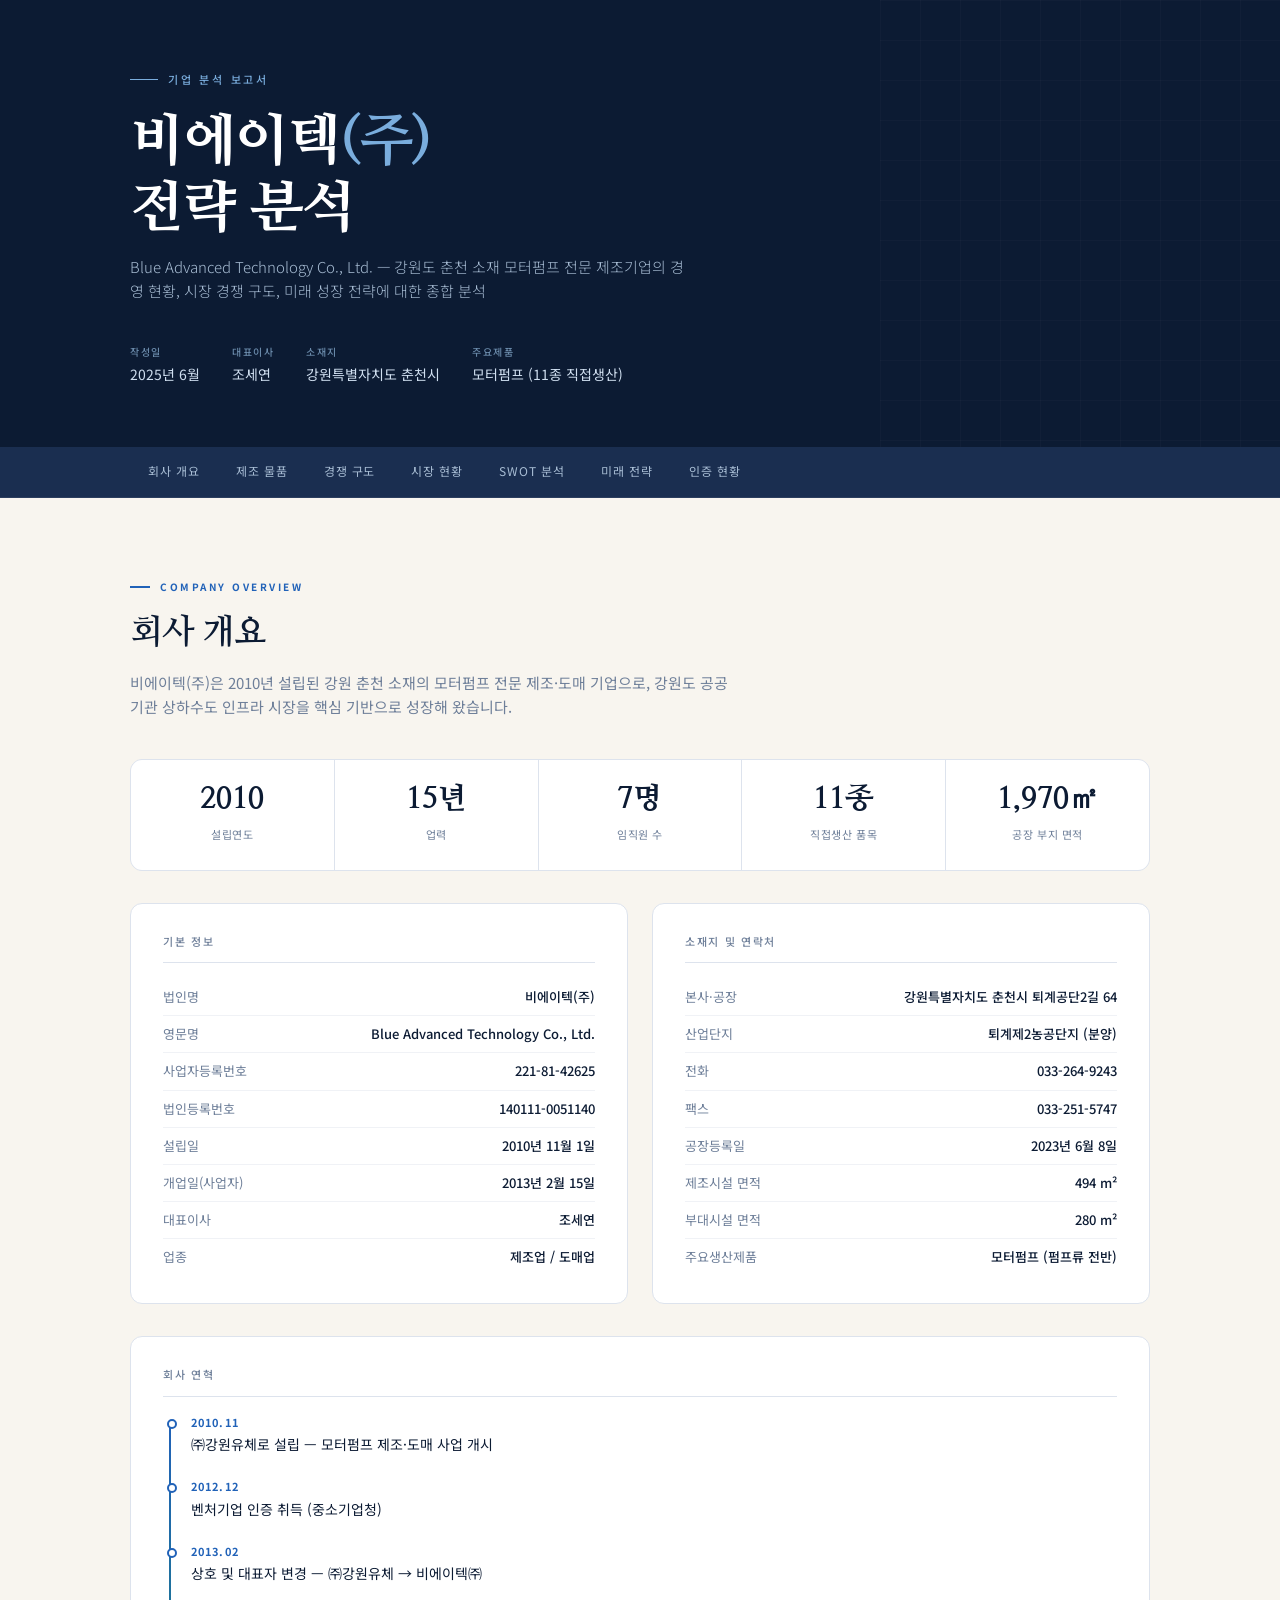
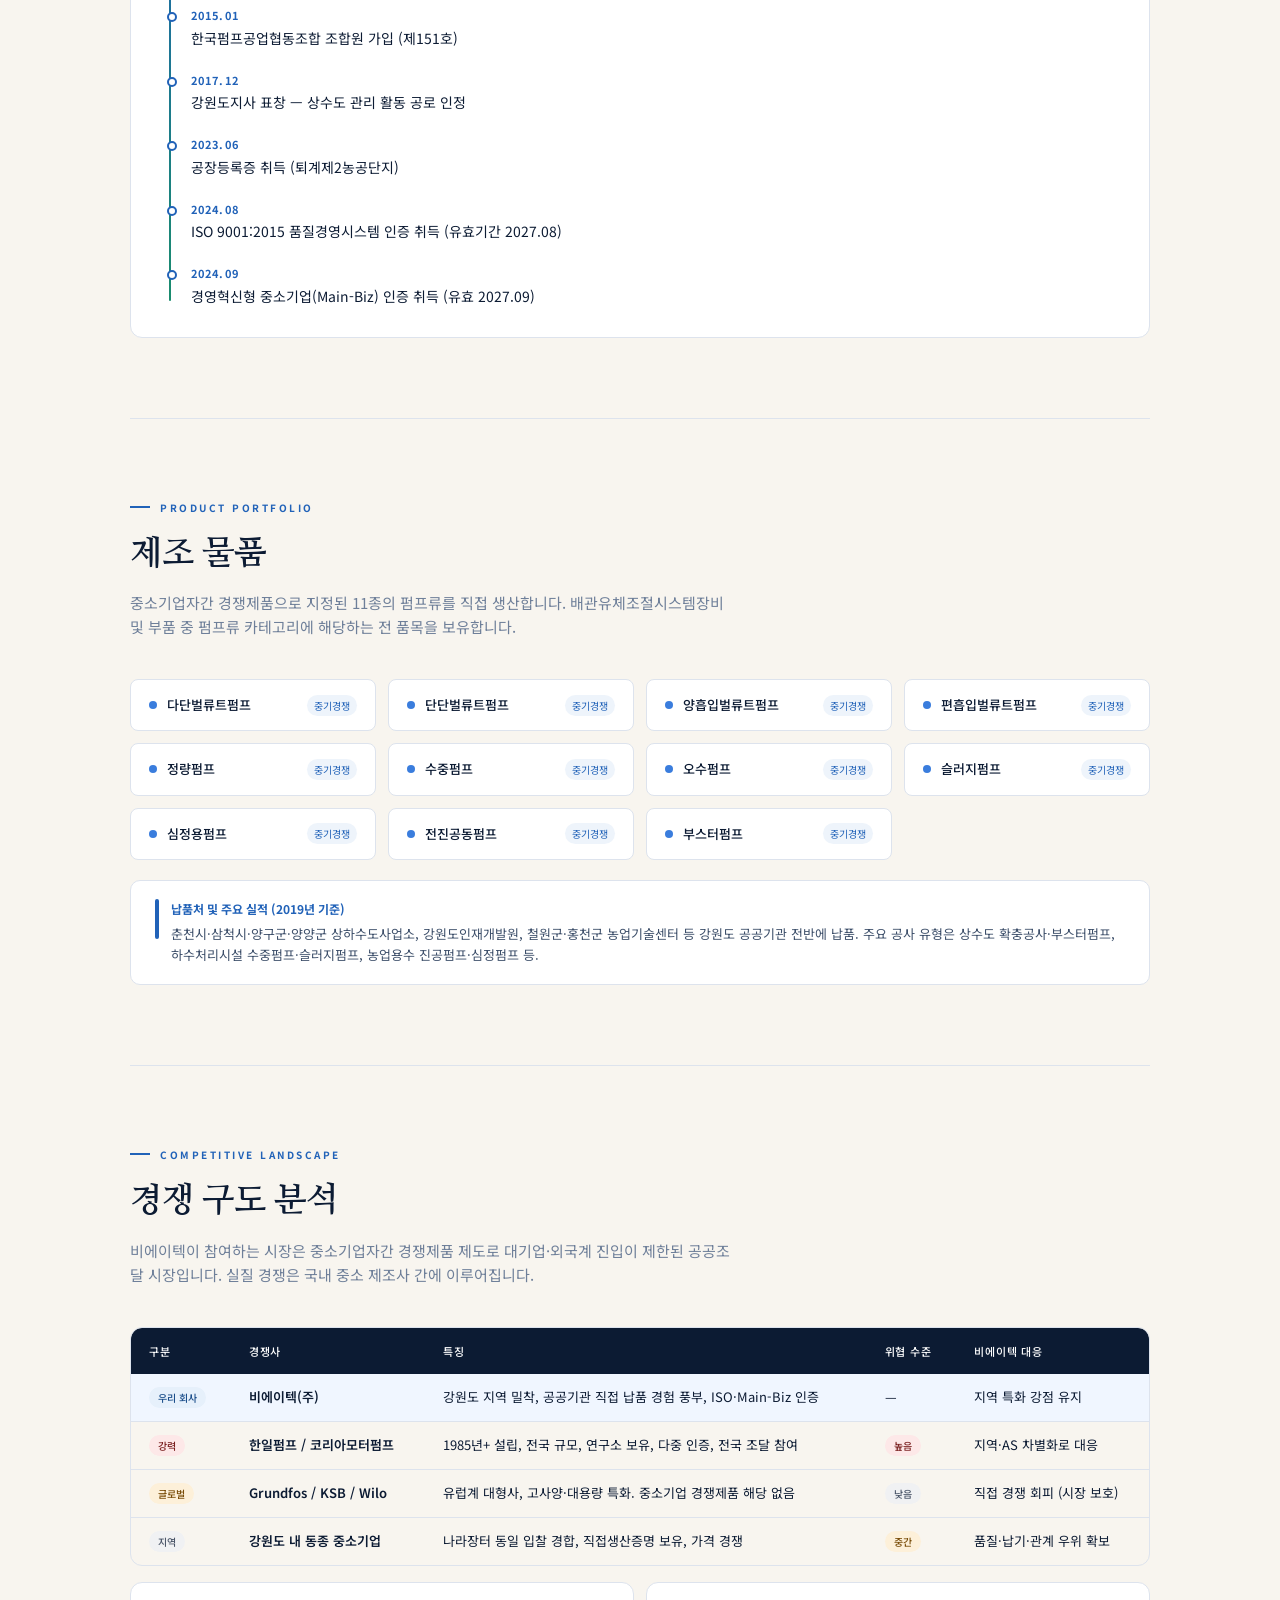
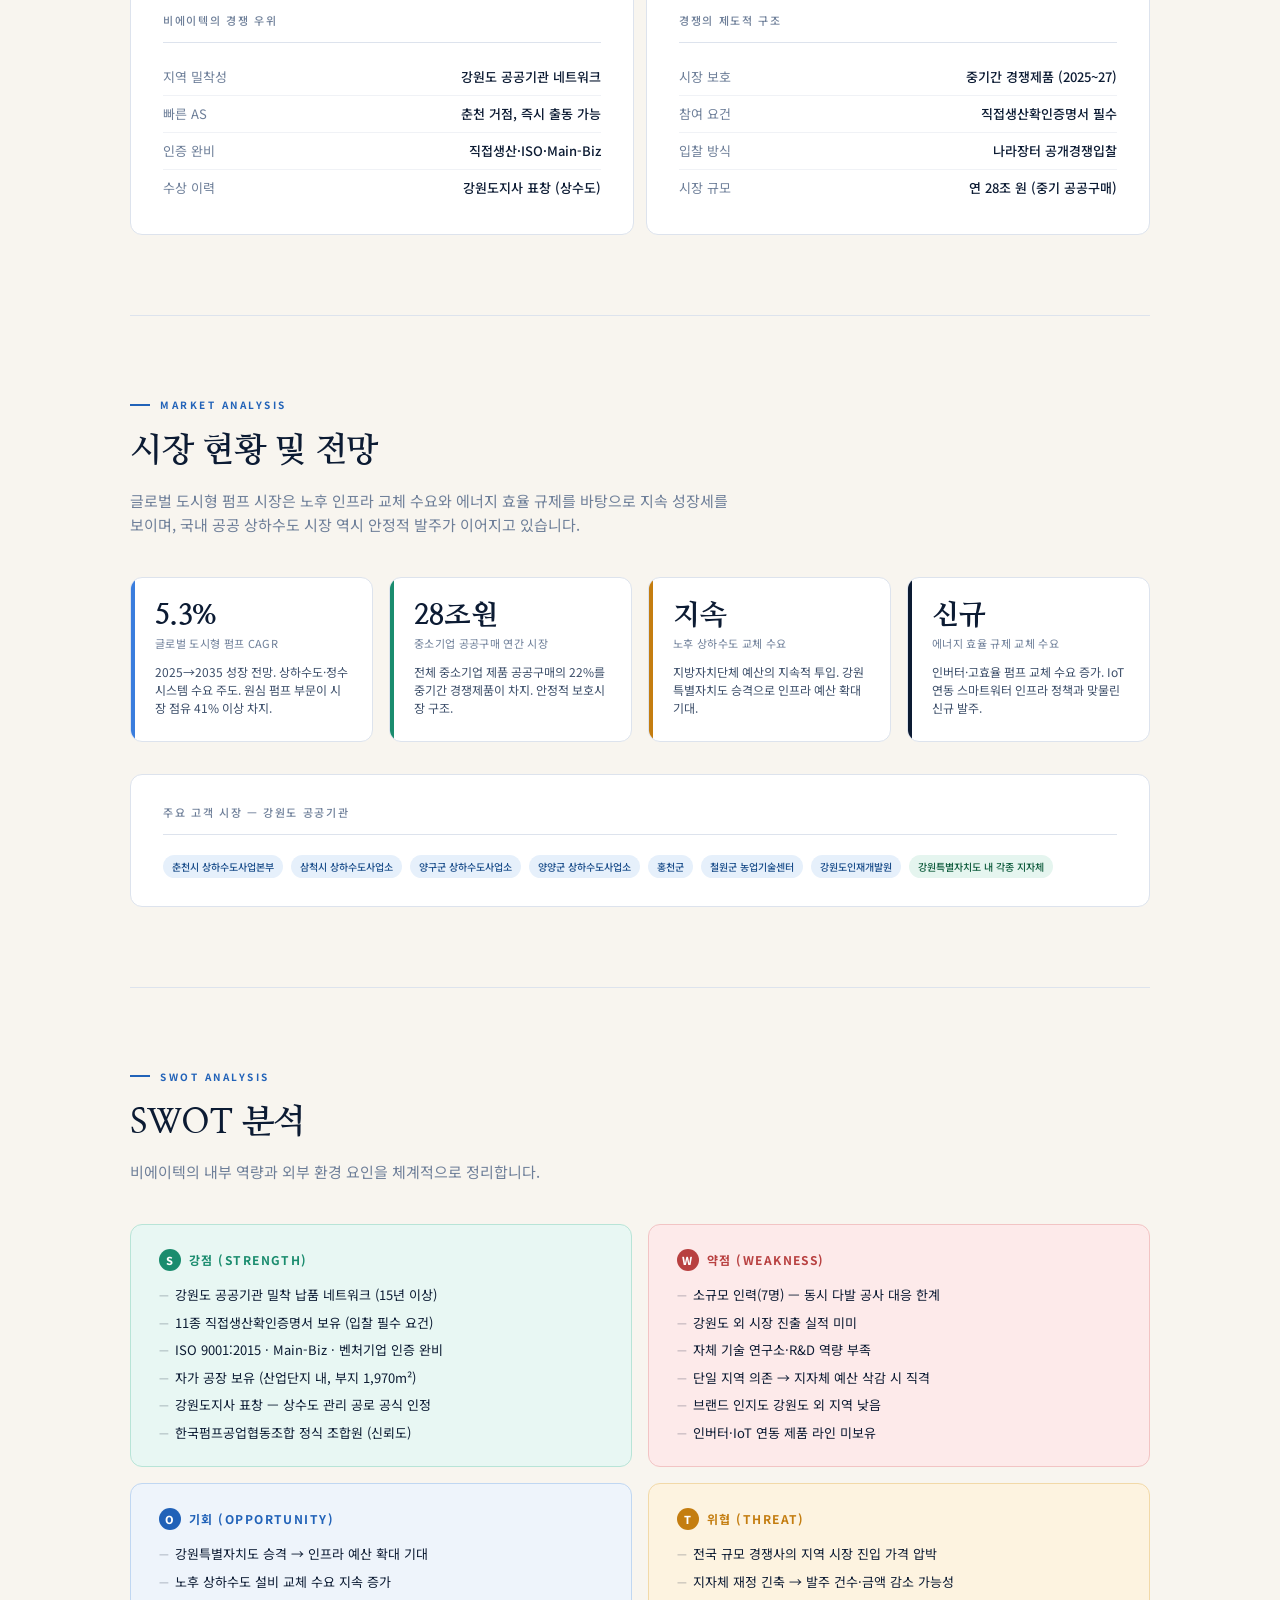
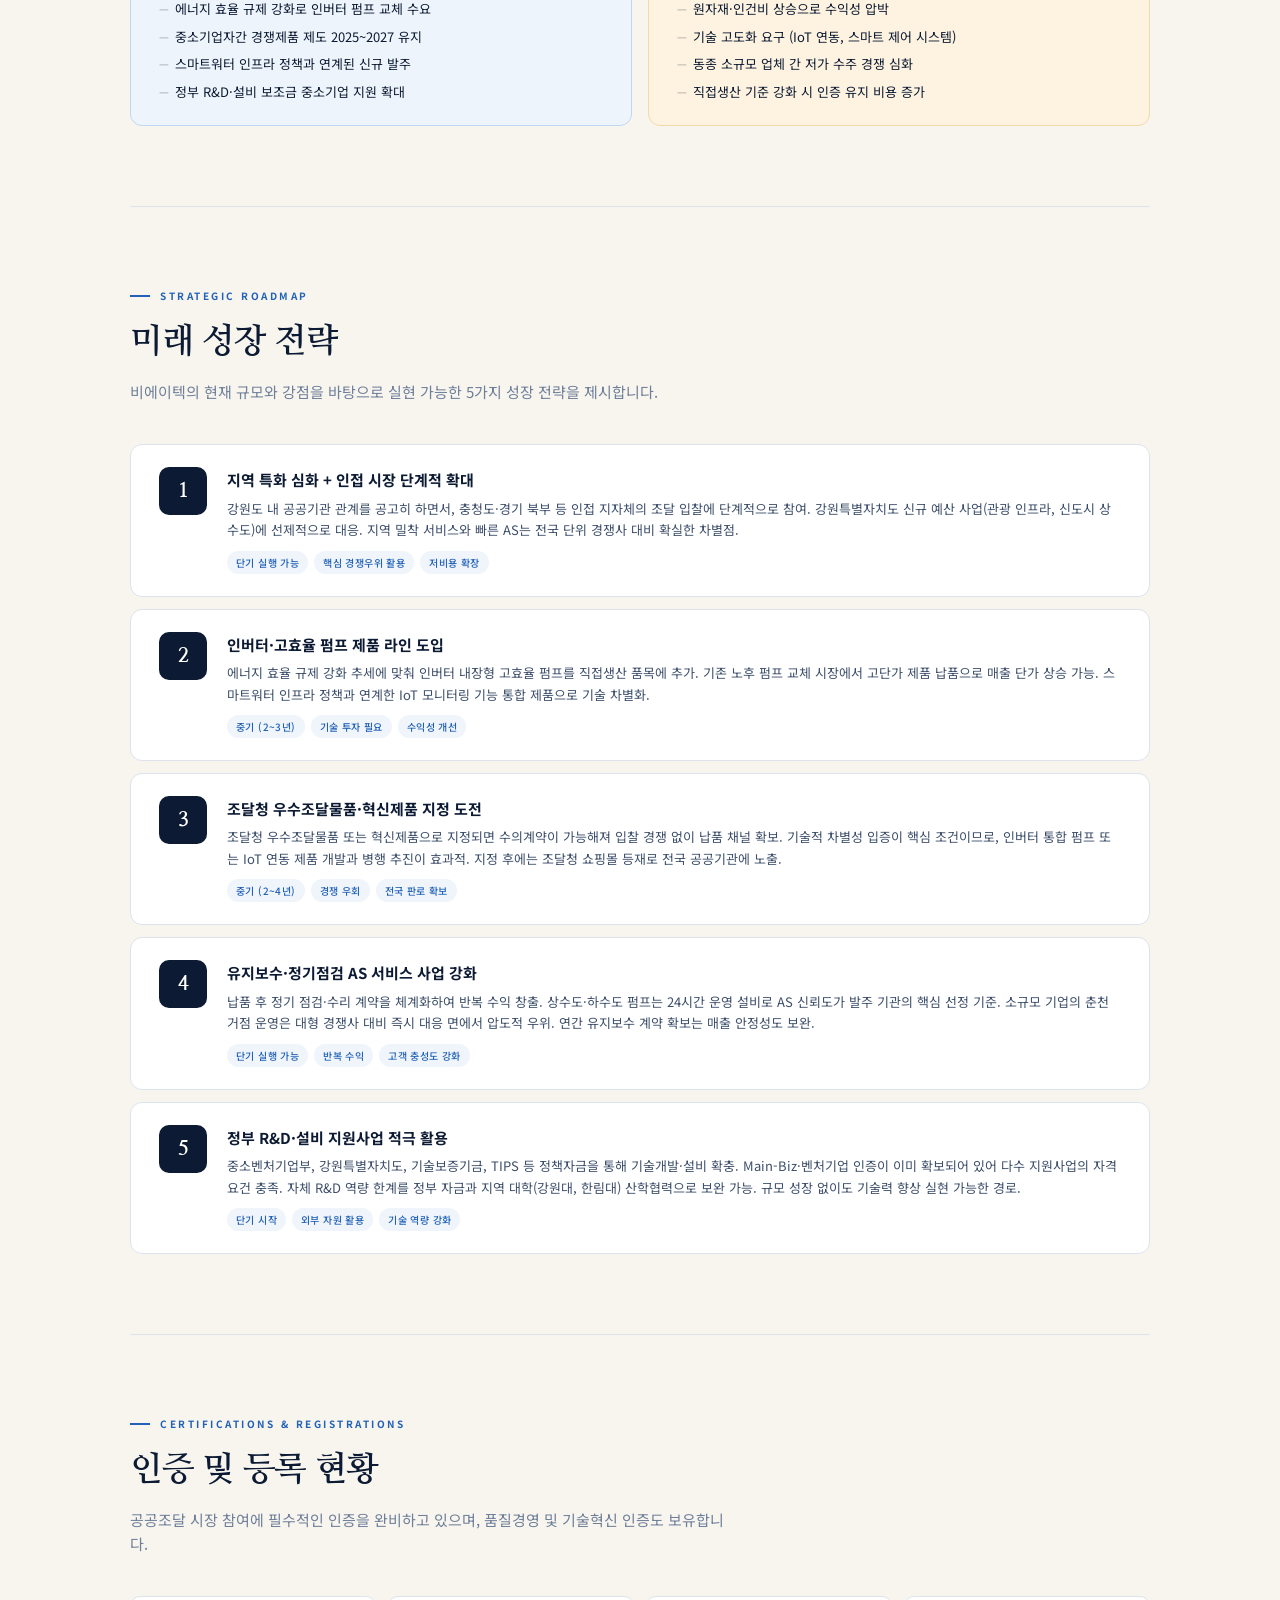
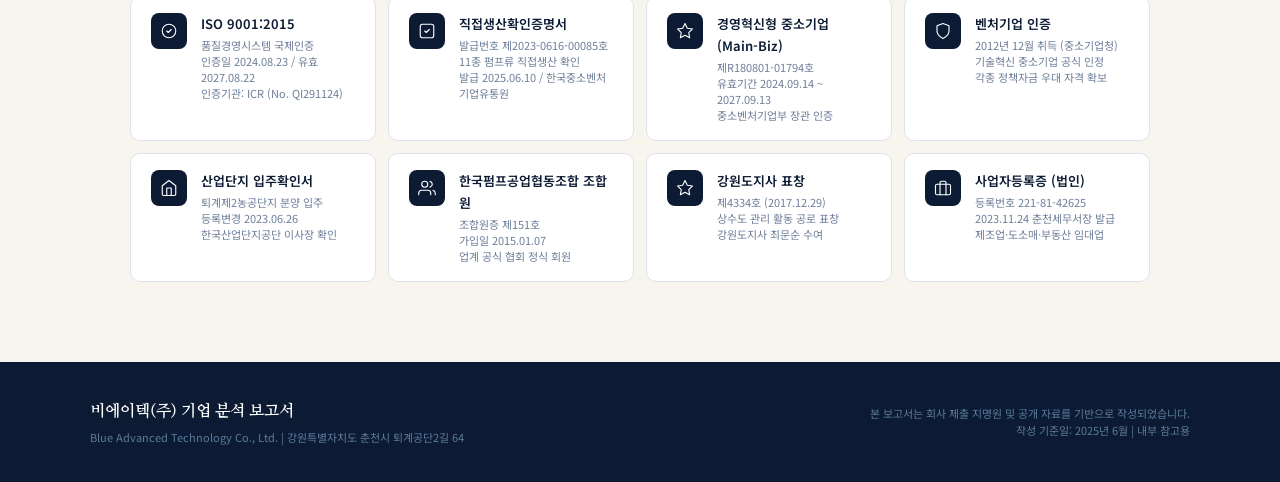
<file: batech_report.html>
﻿<!DOCTYPE html>
<html lang="ko">
<head>
<meta charset="UTF-8">
<meta name="viewport" content="width=device-width, initial-scale=1.0">
<title>비에이텍(주) 기업 분석 보고서</title>
<link rel="preconnect" href="https://fonts.googleapis.com">
<link rel="preconnect" href="https://fonts.gstatic.com" crossorigin>
<link href="https://fonts.googleapis.com/css2?family=Nanum+Myeongjo:wght@400;700;800&family=Noto+Sans+KR:wght@300;400;500;700&display=swap" rel="stylesheet">
<style>
  *, *::before, *::after { box-sizing: border-box; margin: 0; padding: 0; }

  :root {
    --navy: #0c1b33;
    --navy-mid: #1a2e50;
    --navy-light: #253d66;
    --blue: #2162b8;
    --blue-bright: #3a7ddd;
    --teal: #1a8c6e;
    --teal-light: #e8f7f3;
    --amber: #c47d10;
    --amber-light: #fdf3e0;
    --red-soft: #b84040;
    --red-light: #fdeaea;
    --cream: #f8f5ef;
    --white: #ffffff;
    --text-dark: #0c1b33;
    --text-mid: #3d4f6a;
    --text-muted: #6e7f99;
    --border: #dde3ed;
    --section-gap: 80px;
  }

  html { scroll-behavior: smooth; }

  body {
    font-family: 'Noto Sans KR', sans-serif;
    background: var(--cream);
    color: var(--text-dark);
    font-size: 15px;
    line-height: 1.7;
    overflow-x: hidden;
  }

  /* ── HEADER ── */
  header {
    background: var(--navy);
    color: white;
    padding: 0;
    position: relative;
    overflow: hidden;
  }

  .header-inner {
    max-width: 1100px;
    margin: 0 auto;
    padding: 70px 40px 60px;
    position: relative;
    z-index: 2;
  }

  .header-label {
    font-size: 11px;
    letter-spacing: 0.25em;
    text-transform: uppercase;
    color: #7aaddd;
    font-weight: 500;
    margin-bottom: 20px;
    display: flex;
    align-items: center;
    gap: 10px;
  }
  .header-label::before {
    content: '';
    display: inline-block;
    width: 28px;
    height: 1px;
    background: #7aaddd;
  }

  .header-title {
    font-family: 'Nanum Myeongjo', serif;
    font-size: clamp(32px, 5vw, 56px);
    font-weight: 800;
    line-height: 1.2;
    margin-bottom: 12px;
    letter-spacing: -0.5px;
  }
  .header-title span { color: #7aaddd; }

  .header-sub {
    font-size: 15px;
    color: #a8bdd4;
    font-weight: 300;
    margin-bottom: 40px;
    max-width: 560px;
    line-height: 1.6;
  }

  .header-meta {
    display: flex;
    gap: 32px;
    flex-wrap: wrap;
  }
  .meta-item {
    display: flex;
    flex-direction: column;
    gap: 3px;
  }
  .meta-label {
    font-size: 10px;
    letter-spacing: 0.15em;
    text-transform: uppercase;
    color: #6a8aaa;
    font-weight: 500;
  }
  .meta-value {
    font-size: 14px;
    color: #d0dff0;
    font-weight: 400;
  }

  /* decorative grid */
  .header-grid {
    position: absolute;
    top: 0; right: 0; bottom: 0;
    width: 400px;
    background-image:
      linear-gradient(rgba(255,255,255,0.03) 1px, transparent 1px),
      linear-gradient(90deg, rgba(255,255,255,0.03) 1px, transparent 1px);
    background-size: 40px 40px;
    opacity: 0.7;
    pointer-events: none;
  }

  /* ── NAV ── */
  nav {
    background: var(--navy-mid);
    border-bottom: 1px solid rgba(255,255,255,0.08);
    position: sticky;
    top: 0;
    z-index: 100;
  }
  .nav-inner {
    max-width: 1100px;
    margin: 0 auto;
    padding: 0 40px;
    display: flex;
    gap: 0;
    overflow-x: auto;
  }
  nav a {
    display: block;
    padding: 14px 18px;
    font-size: 12px;
    letter-spacing: 0.08em;
    color: #a8bdd4;
    text-decoration: none;
    white-space: nowrap;
    border-bottom: 2px solid transparent;
    transition: color 0.2s, border-color 0.2s;
  }
  nav a:hover { color: white; border-bottom-color: #7aaddd; }

  /* ── MAIN ── */
  main {
    max-width: 1100px;
    margin: 0 auto;
    padding: 0 40px;
  }

  section {
    padding: var(--section-gap) 0;
    border-bottom: 1px solid var(--border);
  }
  section:last-child { border-bottom: none; }

  .section-label {
    font-size: 10px;
    letter-spacing: 0.25em;
    text-transform: uppercase;
    color: var(--blue);
    font-weight: 700;
    margin-bottom: 10px;
    display: flex;
    align-items: center;
    gap: 10px;
  }
  .section-label::before {
    content: '';
    display: inline-block;
    width: 20px;
    height: 2px;
    background: var(--blue);
  }

  .section-title {
    font-family: 'Nanum Myeongjo', serif;
    font-size: clamp(24px, 3vw, 34px);
    font-weight: 700;
    color: var(--navy);
    margin-bottom: 8px;
    letter-spacing: -0.3px;
  }

  .section-desc {
    font-size: 15px;
    color: var(--text-muted);
    margin-bottom: 40px;
    max-width: 600px;
    line-height: 1.6;
  }

  /* ── COMPANY OVERVIEW ── */
  .overview-grid {
    display: grid;
    grid-template-columns: 1fr 1fr;
    gap: 24px;
    margin-bottom: 32px;
  }
  @media (max-width: 700px) { .overview-grid { grid-template-columns: 1fr; } }

  .info-card {
    background: var(--white);
    border: 1px solid var(--border);
    border-radius: 12px;
    padding: 28px 32px;
  }
  .info-card h3 {
    font-size: 11px;
    letter-spacing: 0.15em;
    text-transform: uppercase;
    color: var(--text-muted);
    font-weight: 500;
    margin-bottom: 16px;
    padding-bottom: 12px;
    border-bottom: 1px solid var(--border);
  }
  .info-row {
    display: flex;
    justify-content: space-between;
    align-items: baseline;
    padding: 7px 0;
    border-bottom: 1px solid #f0f2f6;
    gap: 12px;
  }
  .info-row:last-child { border-bottom: none; }
  .info-row .key {
    font-size: 13px;
    color: var(--text-muted);
    min-width: 110px;
    flex-shrink: 0;
  }
  .info-row .val {
    font-size: 13px;
    color: var(--text-dark);
    font-weight: 500;
    text-align: right;
  }

  /* stats strip */
  .stats-strip {
    display: grid;
    grid-template-columns: repeat(auto-fit, minmax(140px, 1fr));
    gap: 1px;
    background: var(--border);
    border: 1px solid var(--border);
    border-radius: 12px;
    overflow: hidden;
    margin-bottom: 32px;
  }
  .stat-cell {
    background: var(--white);
    padding: 24px 20px;
    text-align: center;
  }
  .stat-num {
    font-family: 'Nanum Myeongjo', serif;
    font-size: 30px;
    font-weight: 800;
    color: var(--navy);
    display: block;
    line-height: 1;
    margin-bottom: 6px;
  }
  .stat-label {
    font-size: 11px;
    color: var(--text-muted);
    letter-spacing: 0.05em;
  }

  /* timeline */
  .timeline {
    position: relative;
    padding-left: 28px;
  }
  .timeline::before {
    content: '';
    position: absolute;
    left: 6px;
    top: 8px;
    bottom: 8px;
    width: 2px;
    background: linear-gradient(to bottom, var(--blue), var(--teal));
    border-radius: 1px;
  }
  .tl-item {
    position: relative;
    margin-bottom: 20px;
  }
  .tl-item::before {
    content: '';
    position: absolute;
    left: -24px;
    top: 6px;
    width: 10px;
    height: 10px;
    border-radius: 50%;
    background: var(--white);
    border: 2px solid var(--blue);
  }
  .tl-year {
    font-size: 11px;
    color: var(--blue);
    font-weight: 700;
    letter-spacing: 0.1em;
    margin-bottom: 2px;
  }
  .tl-text {
    font-size: 14px;
    color: var(--text-dark);
  }

  /* ── PRODUCTS ── */
  .product-grid {
    display: grid;
    grid-template-columns: repeat(auto-fill, minmax(200px, 1fr));
    gap: 12px;
  }
  .product-chip {
    background: var(--white);
    border: 1px solid var(--border);
    border-radius: 8px;
    padding: 14px 18px;
    display: flex;
    align-items: center;
    gap: 10px;
    transition: border-color 0.2s, box-shadow 0.2s;
  }
  .product-chip:hover {
    border-color: var(--blue-bright);
    box-shadow: 0 2px 12px rgba(33,98,184,0.08);
  }
  .chip-dot {
    width: 8px;
    height: 8px;
    border-radius: 50%;
    background: var(--blue-bright);
    flex-shrink: 0;
  }
  .chip-text {
    font-size: 13px;
    color: var(--text-dark);
    font-weight: 500;
  }
  .chip-badge {
    margin-left: auto;
    font-size: 10px;
    background: #eef4fb;
    color: var(--blue);
    padding: 2px 7px;
    border-radius: 20px;
    white-space: nowrap;
  }

  /* ── COMPETITION ── */
  .comp-table-wrap {
    overflow-x: auto;
    border: 1px solid var(--border);
    border-radius: 12px;
  }
  .comp-table {
    width: 100%;
    border-collapse: collapse;
    font-size: 13px;
  }
  .comp-table th {
    background: var(--navy);
    color: white;
    padding: 14px 18px;
    text-align: left;
    font-size: 11px;
    letter-spacing: 0.08em;
    font-weight: 500;
  }
  .comp-table th:first-child { border-radius: 11px 0 0 0; }
  .comp-table th:last-child { border-radius: 0 11px 0 0; }
  .comp-table td {
    padding: 13px 18px;
    border-bottom: 1px solid var(--border);
    vertical-align: top;
    line-height: 1.5;
  }
  .comp-table tr:last-child td { border-bottom: none; }
  .comp-table tr.highlight-row td { background: #f0f6ff; }
  .comp-table tr:hover td { background: #f8fafd; }
  .comp-table tr.highlight-row:hover td { background: #e8f0fa; }

  .badge {
    display: inline-block;
    font-size: 10px;
    padding: 3px 9px;
    border-radius: 20px;
    font-weight: 500;
    white-space: nowrap;
  }
  .badge-blue { background: #e6f0fb; color: #1a4d8a; }
  .badge-green { background: #e5f5ef; color: #0f5c3d; }
  .badge-amber { background: #fdf0d9; color: #7a4d09; }
  .badge-red   { background: #fde8e8; color: #7a2020; }
  .badge-gray  { background: #f0f1f3; color: #4a5568; }

  /* ── SWOT ── */
  .swot-grid {
    display: grid;
    grid-template-columns: 1fr 1fr;
    gap: 16px;
  }
  @media (max-width: 600px) { .swot-grid { grid-template-columns: 1fr; } }

  .swot-card {
    border-radius: 12px;
    padding: 24px 28px;
    border: 1px solid transparent;
  }
  .swot-card.strength {
    background: var(--teal-light);
    border-color: #b8e4d7;
  }
  .swot-card.weakness {
    background: var(--red-light);
    border-color: #f2c4c4;
  }
  .swot-card.opportunity {
    background: #eef4fb;
    border-color: #c0d7f2;
  }
  .swot-card.threat {
    background: var(--amber-light);
    border-color: #f2d9a8;
  }

  .swot-title {
    font-size: 12px;
    font-weight: 700;
    letter-spacing: 0.12em;
    text-transform: uppercase;
    margin-bottom: 14px;
    display: flex;
    align-items: center;
    gap: 8px;
  }
  .swot-card.strength .swot-title { color: var(--teal); }
  .swot-card.weakness .swot-title { color: var(--red-soft); }
  .swot-card.opportunity .swot-title { color: var(--blue); }
  .swot-card.threat .swot-title { color: var(--amber); }

  .swot-icon {
    width: 22px;
    height: 22px;
    border-radius: 50%;
    display: flex;
    align-items: center;
    justify-content: center;
    font-size: 11px;
    font-weight: 800;
    flex-shrink: 0;
  }
  .swot-card.strength .swot-icon { background: var(--teal); color: white; }
  .swot-card.weakness .swot-icon { background: var(--red-soft); color: white; }
  .swot-card.opportunity .swot-icon { background: var(--blue); color: white; }
  .swot-card.threat .swot-icon { background: var(--amber); color: white; }

  .swot-list {
    list-style: none;
    display: flex;
    flex-direction: column;
    gap: 8px;
  }
  .swot-list li {
    font-size: 13px;
    color: var(--text-dark);
    padding-left: 16px;
    position: relative;
    line-height: 1.5;
  }
  .swot-list li::before {
    content: '—';
    position: absolute;
    left: 0;
    font-size: 11px;
    opacity: 0.4;
    top: 1px;
  }

  /* ── MARKET ── */
  .market-grid {
    display: grid;
    grid-template-columns: repeat(auto-fit, minmax(220px, 1fr));
    gap: 16px;
    margin-bottom: 32px;
  }
  .market-card {
    background: var(--white);
    border: 1px solid var(--border);
    border-radius: 12px;
    padding: 24px;
    position: relative;
    overflow: hidden;
  }
  .market-card::before {
    content: '';
    position: absolute;
    top: 0; left: 0;
    width: 4px;
    height: 100%;
    border-radius: 12px 0 0 12px;
  }
  .market-card.blue::before { background: var(--blue-bright); }
  .market-card.teal::before { background: var(--teal); }
  .market-card.amber::before { background: var(--amber); }
  .market-card.navy::before { background: var(--navy); }

  .market-figure {
    font-family: 'Nanum Myeongjo', serif;
    font-size: 28px;
    font-weight: 800;
    color: var(--navy);
    margin-bottom: 4px;
    line-height: 1;
  }
  .market-desc {
    font-size: 11px;
    color: var(--text-muted);
    margin-bottom: 10px;
    letter-spacing: 0.03em;
  }
  .market-note {
    font-size: 12px;
    color: var(--text-mid);
    line-height: 1.5;
  }

  /* ── STRATEGY ── */
  .strategy-list {
    display: flex;
    flex-direction: column;
    gap: 12px;
  }
  .strat-card {
    background: var(--white);
    border: 1px solid var(--border);
    border-radius: 12px;
    padding: 22px 28px;
    display: grid;
    grid-template-columns: 48px 1fr;
    gap: 20px;
    align-items: start;
    transition: border-color 0.2s, transform 0.15s;
  }
  .strat-card:hover {
    border-color: var(--blue-bright);
    transform: translateX(4px);
  }
  .strat-num {
    width: 48px;
    height: 48px;
    border-radius: 10px;
    background: var(--navy);
    color: white;
    display: flex;
    align-items: center;
    justify-content: center;
    font-family: 'Nanum Myeongjo', serif;
    font-size: 20px;
    font-weight: 800;
    flex-shrink: 0;
  }
  .strat-title {
    font-size: 15px;
    font-weight: 700;
    color: var(--navy);
    margin-bottom: 5px;
  }
  .strat-body {
    font-size: 13px;
    color: var(--text-mid);
    line-height: 1.65;
  }
  .strat-tags {
    display: flex;
    gap: 6px;
    flex-wrap: wrap;
    margin-top: 10px;
  }
  .strat-tag {
    font-size: 10px;
    padding: 3px 9px;
    border-radius: 20px;
    background: #f0f4fb;
    color: var(--blue);
    font-weight: 500;
    letter-spacing: 0.04em;
  }

  /* ── CERTS ── */
  .cert-grid {
    display: grid;
    grid-template-columns: repeat(auto-fill, minmax(240px, 1fr));
    gap: 12px;
  }
  .cert-card {
    background: var(--white);
    border: 1px solid var(--border);
    border-radius: 10px;
    padding: 16px 20px;
    display: flex;
    gap: 14px;
    align-items: flex-start;
  }
  .cert-icon {
    width: 36px;
    height: 36px;
    border-radius: 8px;
    background: var(--navy);
    display: flex;
    align-items: center;
    justify-content: center;
    flex-shrink: 0;
  }
  .cert-icon svg { width: 18px; height: 18px; fill: none; stroke: white; stroke-width: 1.5; stroke-linecap: round; stroke-linejoin: round; }
  .cert-name {
    font-size: 13px;
    font-weight: 600;
    color: var(--navy);
    margin-bottom: 3px;
  }
  .cert-detail {
    font-size: 11px;
    color: var(--text-muted);
    line-height: 1.45;
  }

  /* ── FOOTER ── */
  footer {
    background: var(--navy);
    color: #7a9abc;
    padding: 36px 40px;
    margin-top: 0;
  }
  .footer-inner {
    max-width: 1100px;
    margin: 0 auto;
    display: flex;
    justify-content: space-between;
    align-items: center;
    flex-wrap: wrap;
    gap: 12px;
  }
  .footer-brand {
    font-family: 'Nanum Myeongjo', serif;
    font-size: 16px;
    font-weight: 700;
    color: white;
  }
  .footer-note {
    font-size: 11px;
    color: #5a7a9a;
    line-height: 1.5;
  }

  /* ── SCROLL REVEAL ── */
  .reveal {
    opacity: 0;
    transform: translateY(20px);
    transition: opacity 0.55s ease, transform 0.55s ease;
  }
  .reveal.visible {
    opacity: 1;
    transform: translateY(0);
  }

  @media (max-width: 700px) {
    main { padding: 0 20px; }
    .header-inner { padding: 50px 20px 40px; }
    .nav-inner { padding: 0 20px; }
    footer { padding: 28px 20px; }
    :root { --section-gap: 56px; }
  }
</style>
</head>
<body>

<!-- HEADER -->
<header>
  <div class="header-grid"></div>
  <div class="header-inner">
    <div class="header-label">기업 분석 보고서</div>
    <h1 class="header-title">비에이텍<span>(주)</span><br>전략 분석</h1>
    <p class="header-sub">Blue Advanced Technology Co., Ltd. — 강원도 춘천 소재 모터펌프 전문 제조기업의 경영 현황, 시장 경쟁 구도, 미래 성장 전략에 대한 종합 분석</p>
    <div class="header-meta">
      <div class="meta-item">
        <span class="meta-label">작성일</span>
        <span class="meta-value">2025년 6월</span>
      </div>
      <div class="meta-item">
        <span class="meta-label">대표이사</span>
        <span class="meta-value">조세연</span>
      </div>
      <div class="meta-item">
        <span class="meta-label">소재지</span>
        <span class="meta-value">강원특별자치도 춘천시</span>
      </div>
      <div class="meta-item">
        <span class="meta-label">주요제품</span>
        <span class="meta-value">모터펌프 (11종 직접생산)</span>
      </div>
    </div>
  </div>
</header>

<!-- NAV -->
<nav>
  <div class="nav-inner">
    <a href="#overview">회사 개요</a>
    <a href="#products">제조 물품</a>
    <a href="#competition">경쟁 구도</a>
    <a href="#market">시장 현황</a>
    <a href="#swot">SWOT 분석</a>
    <a href="#strategy">미래 전략</a>
    <a href="#certs">인증 현황</a>
  </div>
</nav>

<main>

  <!-- 1. OVERVIEW -->
  <section id="overview">
    <div class="section-label">Company Overview</div>
    <h2 class="section-title">회사 개요</h2>
    <p class="section-desc">비에이텍(주)은 2010년 설립된 강원 춘천 소재의 모터펌프 전문 제조·도매 기업으로, 강원도 공공기관 상하수도 인프라 시장을 핵심 기반으로 성장해 왔습니다.</p>

    <div class="stats-strip reveal">
      <div class="stat-cell">
        <span class="stat-num">2010</span>
        <span class="stat-label">설립연도</span>
      </div>
      <div class="stat-cell">
        <span class="stat-num">15년</span>
        <span class="stat-label">업력</span>
      </div>
      <div class="stat-cell">
        <span class="stat-num">7명</span>
        <span class="stat-label">임직원 수</span>
      </div>
      <div class="stat-cell">
        <span class="stat-num">11종</span>
        <span class="stat-label">직접생산 품목</span>
      </div>
      <div class="stat-cell">
        <span class="stat-num">1,970㎡</span>
        <span class="stat-label">공장 부지 면적</span>
      </div>
    </div>

    <div class="overview-grid reveal">
      <div class="info-card">
        <h3>기본 정보</h3>
        <div class="info-row"><span class="key">법인명</span><span class="val">비에이텍(주)</span></div>
        <div class="info-row"><span class="key">영문명</span><span class="val">Blue Advanced Technology Co., Ltd.</span></div>
        <div class="info-row"><span class="key">사업자등록번호</span><span class="val">221-81-42625</span></div>
        <div class="info-row"><span class="key">법인등록번호</span><span class="val">140111-0051140</span></div>
        <div class="info-row"><span class="key">설립일</span><span class="val">2010년 11월 1일</span></div>
        <div class="info-row"><span class="key">개업일(사업자)</span><span class="val">2013년 2월 15일</span></div>
        <div class="info-row"><span class="key">대표이사</span><span class="val">조세연</span></div>
        <div class="info-row"><span class="key">업종</span><span class="val">제조업 / 도매업</span></div>
      </div>
      <div class="info-card">
        <h3>소재지 및 연락처</h3>
        <div class="info-row"><span class="key">본사·공장</span><span class="val">강원특별자치도 춘천시 퇴계공단2길 64</span></div>
        <div class="info-row"><span class="key">산업단지</span><span class="val">퇴계제2농공단지 (분양)</span></div>
        <div class="info-row"><span class="key">전화</span><span class="val">033-264-9243</span></div>
        <div class="info-row"><span class="key">팩스</span><span class="val">033-251-5747</span></div>
        <div class="info-row"><span class="key">공장등록일</span><span class="val">2023년 6월 8일</span></div>
        <div class="info-row"><span class="key">제조시설 면적</span><span class="val">494 m²</span></div>
        <div class="info-row"><span class="key">부대시설 면적</span><span class="val">280 m²</span></div>
        <div class="info-row"><span class="key">주요생산제품</span><span class="val">모터펌프 (펌프류 전반)</span></div>
      </div>
    </div>

    <div class="info-card reveal" style="margin-top:0;">
      <h3>회사 연혁</h3>
      <div class="timeline">
        <div class="tl-item">
          <div class="tl-year">2010.11</div>
          <div class="tl-text">㈜강원유체로 설립 — 모터펌프 제조·도매 사업 개시</div>
        </div>
        <div class="tl-item">
          <div class="tl-year">2012.12</div>
          <div class="tl-text">벤처기업 인증 취득 (중소기업청)</div>
        </div>
        <div class="tl-item">
          <div class="tl-year">2013.02</div>
          <div class="tl-text">상호 및 대표자 변경 — ㈜강원유체 → 비에이텍㈜</div>
        </div>
        <div class="tl-item">
          <div class="tl-year">2015.01</div>
          <div class="tl-text">한국펌프공업협동조합 조합원 가입 (제151호)</div>
        </div>
        <div class="tl-item">
          <div class="tl-year">2017.12</div>
          <div class="tl-text">강원도지사 표창 — 상수도 관리 활동 공로 인정</div>
        </div>
        <div class="tl-item">
          <div class="tl-year">2023.06</div>
          <div class="tl-text">공장등록증 취득 (퇴계제2농공단지)</div>
        </div>
        <div class="tl-item">
          <div class="tl-year">2024.08</div>
          <div class="tl-text">ISO 9001:2015 품질경영시스템 인증 취득 (유효기간 2027.08)</div>
        </div>
        <div class="tl-item" style="margin-bottom:0;">
          <div class="tl-year">2024.09</div>
          <div class="tl-text">경영혁신형 중소기업(Main-Biz) 인증 취득 (유효 2027.09)</div>
        </div>
      </div>
    </div>
  </section>

  <!-- 2. PRODUCTS -->
  <section id="products">
    <div class="section-label">Product Portfolio</div>
    <h2 class="section-title">제조 물품</h2>
    <p class="section-desc">중소기업자간 경쟁제품으로 지정된 11종의 펌프류를 직접 생산합니다. 배관유체조절시스템장비 및 부품 중 펌프류 카테고리에 해당하는 전 품목을 보유합니다.</p>
    <div class="product-grid reveal">
      <div class="product-chip"><div class="chip-dot"></div><span class="chip-text">다단벌류트펌프</span><span class="chip-badge">중기경쟁</span></div>
      <div class="product-chip"><div class="chip-dot"></div><span class="chip-text">단단벌류트펌프</span><span class="chip-badge">중기경쟁</span></div>
      <div class="product-chip"><div class="chip-dot"></div><span class="chip-text">양흡입벌류트펌프</span><span class="chip-badge">중기경쟁</span></div>
      <div class="product-chip"><div class="chip-dot"></div><span class="chip-text">편흡입벌류트펌프</span><span class="chip-badge">중기경쟁</span></div>
      <div class="product-chip"><div class="chip-dot"></div><span class="chip-text">정량펌프</span><span class="chip-badge">중기경쟁</span></div>
      <div class="product-chip"><div class="chip-dot"></div><span class="chip-text">수중펌프</span><span class="chip-badge">중기경쟁</span></div>
      <div class="product-chip"><div class="chip-dot"></div><span class="chip-text">오수펌프</span><span class="chip-badge">중기경쟁</span></div>
      <div class="product-chip"><div class="chip-dot"></div><span class="chip-text">슬러지펌프</span><span class="chip-badge">중기경쟁</span></div>
      <div class="product-chip"><div class="chip-dot"></div><span class="chip-text">심정용펌프</span><span class="chip-badge">중기경쟁</span></div>
      <div class="product-chip"><div class="chip-dot"></div><span class="chip-text">전진공동펌프</span><span class="chip-badge">중기경쟁</span></div>
      <div class="product-chip"><div class="chip-dot"></div><span class="chip-text">부스터펌프</span><span class="chip-badge">중기경쟁</span></div>
    </div>
    <div style="margin-top:20px; background:var(--white); border:1px solid var(--border); border-radius:10px; padding:18px 24px; display:flex; gap:12px; align-items:flex-start;" class="reveal">
      <div style="width:4px; height:100%; min-height:40px; background:var(--blue); border-radius:2px; flex-shrink:0;"></div>
      <div>
        <div style="font-size:12px; font-weight:700; color:var(--blue); margin-bottom:4px;">납품처 및 주요 실적 (2019년 기준)</div>
        <div style="font-size:13px; color:var(--text-mid); line-height:1.65;">춘천시·삼척시·양구군·양양군 상하수도사업소, 강원도인재개발원, 철원군·홍천군 농업기술센터 등 강원도 공공기관 전반에 납품. 주요 공사 유형은 상수도 확충공사·부스터펌프, 하수처리시설 수중펌프·슬러지펌프, 농업용수 진공펌프·심정펌프 등.</div>
      </div>
    </div>
  </section>

  <!-- 3. COMPETITION -->
  <section id="competition">
    <div class="section-label">Competitive Landscape</div>
    <h2 class="section-title">경쟁 구도 분석</h2>
    <p class="section-desc">비에이텍이 참여하는 시장은 중소기업자간 경쟁제품 제도로 대기업·외국계 진입이 제한된 공공조달 시장입니다. 실질 경쟁은 국내 중소 제조사 간에 이루어집니다.</p>
    <div class="comp-table-wrap reveal">
      <table class="comp-table">
        <thead>
          <tr>
            <th>구분</th>
            <th>경쟁사</th>
            <th>특징</th>
            <th>위협 수준</th>
            <th>비에이텍 대응</th>
          </tr>
        </thead>
        <tbody>
          <tr class="highlight-row">
            <td><span class="badge badge-blue">우리 회사</span></td>
            <td style="font-weight:600;">비에이텍(주)</td>
            <td>강원도 지역 밀착, 공공기관 직접 납품 경험 풍부, ISO·Main-Biz 인증</td>
            <td>—</td>
            <td>지역 특화 강점 유지</td>
          </tr>
          <tr>
            <td><span class="badge badge-red">강력</span></td>
            <td style="font-weight:600;">한일펌프 / 코리아모터펌프</td>
            <td>1985년+ 설립, 전국 규모, 연구소 보유, 다중 인증, 전국 조달 참여</td>
            <td><span class="badge badge-red">높음</span></td>
            <td>지역·AS 차별화로 대응</td>
          </tr>
          <tr>
            <td><span class="badge badge-amber">글로벌</span></td>
            <td style="font-weight:600;">Grundfos / KSB / Wilo</td>
            <td>유럽계 대형사, 고사양·대용량 특화. 중소기업 경쟁제품 해당 없음</td>
            <td><span class="badge badge-gray">낮음</span></td>
            <td>직접 경쟁 회피 (시장 보호)</td>
          </tr>
          <tr>
            <td><span class="badge badge-gray">지역</span></td>
            <td style="font-weight:600;">강원도 내 동종 중소기업</td>
            <td>나라장터 동일 입찰 경합, 직접생산증명 보유, 가격 경쟁</td>
            <td><span class="badge badge-amber">중간</span></td>
            <td>품질·납기·관계 우위 확보</td>
          </tr>
        </tbody>
      </table>
    </div>
    <div style="margin-top:16px; display:grid; grid-template-columns:1fr 1fr; gap:12px;" class="reveal">
      <div class="info-card">
        <h3>비에이텍의 경쟁 우위</h3>
        <div class="info-row"><span class="key">지역 밀착성</span><span class="val">강원도 공공기관 네트워크</span></div>
        <div class="info-row"><span class="key">빠른 AS</span><span class="val">춘천 거점, 즉시 출동 가능</span></div>
        <div class="info-row"><span class="key">인증 완비</span><span class="val">직접생산·ISO·Main-Biz</span></div>
        <div class="info-row"><span class="key">수상 이력</span><span class="val">강원도지사 표창 (상수도)</span></div>
      </div>
      <div class="info-card">
        <h3>경쟁의 제도적 구조</h3>
        <div class="info-row"><span class="key">시장 보호</span><span class="val">중기간 경쟁제품 (2025~27)</span></div>
        <div class="info-row"><span class="key">참여 요건</span><span class="val">직접생산확인증명서 필수</span></div>
        <div class="info-row"><span class="key">입찰 방식</span><span class="val">나라장터 공개경쟁입찰</span></div>
        <div class="info-row"><span class="key">시장 규모</span><span class="val">연 28조 원 (중기 공공구매)</span></div>
      </div>
    </div>
  </section>

  <!-- 4. MARKET -->
  <section id="market">
    <div class="section-label">Market Analysis</div>
    <h2 class="section-title">시장 현황 및 전망</h2>
    <p class="section-desc">글로벌 도시형 펌프 시장은 노후 인프라 교체 수요와 에너지 효율 규제를 바탕으로 지속 성장세를 보이며, 국내 공공 상하수도 시장 역시 안정적 발주가 이어지고 있습니다.</p>
    <div class="market-grid reveal">
      <div class="market-card blue">
        <div class="market-figure">5.3%</div>
        <div class="market-desc">글로벌 도시형 펌프 CAGR</div>
        <div class="market-note">2025→2035 성장 전망. 상하수도·정수 시스템 수요 주도. 원심 펌프 부문이 시장 점유 41% 이상 차지.</div>
      </div>
      <div class="market-card teal">
        <div class="market-figure">28조원</div>
        <div class="market-desc">중소기업 공공구매 연간 시장</div>
        <div class="market-note">전체 중소기업 제품 공공구매의 22%를 중기간 경쟁제품이 차지. 안정적 보호시장 구조.</div>
      </div>
      <div class="market-card amber">
        <div class="market-figure">지속</div>
        <div class="market-desc">노후 상하수도 교체 수요</div>
        <div class="market-note">지방자치단체 예산의 지속적 투입. 강원특별자치도 승격으로 인프라 예산 확대 기대.</div>
      </div>
      <div class="market-card navy">
        <div class="market-figure">신규</div>
        <div class="market-desc">에너지 효율 규제 교체 수요</div>
        <div class="market-note">인버터·고효율 펌프 교체 수요 증가. IoT 연동 스마트워터 인프라 정책과 맞물린 신규 발주.</div>
      </div>
    </div>
    <div class="info-card reveal">
      <h3>주요 고객 시장 — 강원도 공공기관</h3>
      <div style="display:flex; flex-wrap:wrap; gap:8px; padding-top:4px;">
        <span class="badge badge-blue">춘천시 상하수도사업본부</span>
        <span class="badge badge-blue">삼척시 상하수도사업소</span>
        <span class="badge badge-blue">양구군 상하수도사업소</span>
        <span class="badge badge-blue">양양군 상하수도사업소</span>
        <span class="badge badge-blue">홍천군</span>
        <span class="badge badge-blue">철원군 농업기술센터</span>
        <span class="badge badge-blue">강원도인재개발원</span>
        <span class="badge badge-green">강원특별자치도 내 각종 지자체</span>
      </div>
    </div>
  </section>

  <!-- 5. SWOT -->
  <section id="swot">
    <div class="section-label">SWOT Analysis</div>
    <h2 class="section-title">SWOT 분석</h2>
    <p class="section-desc">비에이텍의 내부 역량과 외부 환경 요인을 체계적으로 정리합니다.</p>
    <div class="swot-grid reveal">
      <div class="swot-card strength">
        <div class="swot-title"><div class="swot-icon">S</div>강점 (Strength)</div>
        <ul class="swot-list">
          <li>강원도 공공기관 밀착 납품 네트워크 (15년 이상)</li>
          <li>11종 직접생산확인증명서 보유 (입찰 필수 요건)</li>
          <li>ISO 9001:2015 · Main-Biz · 벤처기업 인증 완비</li>
          <li>자가 공장 보유 (산업단지 내, 부지 1,970m²)</li>
          <li>강원도지사 표창 — 상수도 관리 공로 공식 인정</li>
          <li>한국펌프공업협동조합 정식 조합원 (신뢰도)</li>
        </ul>
      </div>
      <div class="swot-card weakness">
        <div class="swot-title"><div class="swot-icon">W</div>약점 (Weakness)</div>
        <ul class="swot-list">
          <li>소규모 인력(7명) — 동시 다발 공사 대응 한계</li>
          <li>강원도 외 시장 진출 실적 미미</li>
          <li>자체 기술 연구소·R&D 역량 부족</li>
          <li>단일 지역 의존 → 지자체 예산 삭감 시 직격</li>
          <li>브랜드 인지도 강원도 외 지역 낮음</li>
          <li>인버터·IoT 연동 제품 라인 미보유</li>
        </ul>
      </div>
      <div class="swot-card opportunity">
        <div class="swot-title"><div class="swot-icon">O</div>기회 (Opportunity)</div>
        <ul class="swot-list">
          <li>강원특별자치도 승격 → 인프라 예산 확대 기대</li>
          <li>노후 상하수도 설비 교체 수요 지속 증가</li>
          <li>에너지 효율 규제 강화로 인버터 펌프 교체 수요</li>
          <li>중소기업자간 경쟁제품 제도 2025~2027 유지</li>
          <li>스마트워터 인프라 정책과 연계된 신규 발주</li>
          <li>정부 R&D·설비 보조금 중소기업 지원 확대</li>
        </ul>
      </div>
      <div class="swot-card threat">
        <div class="swot-title"><div class="swot-icon">T</div>위협 (Threat)</div>
        <ul class="swot-list">
          <li>전국 규모 경쟁사의 지역 시장 진입 가격 압박</li>
          <li>지자체 재정 긴축 → 발주 건수·금액 감소 가능성</li>
          <li>원자재·인건비 상승으로 수익성 압박</li>
          <li>기술 고도화 요구 (IoT 연동, 스마트 제어 시스템)</li>
          <li>동종 소규모 업체 간 저가 수주 경쟁 심화</li>
          <li>직접생산 기준 강화 시 인증 유지 비용 증가</li>
        </ul>
      </div>
    </div>
  </section>

  <!-- 6. STRATEGY -->
  <section id="strategy">
    <div class="section-label">Strategic Roadmap</div>
    <h2 class="section-title">미래 성장 전략</h2>
    <p class="section-desc">비에이텍의 현재 규모와 강점을 바탕으로 실현 가능한 5가지 성장 전략을 제시합니다.</p>
    <div class="strategy-list">
      <div class="strat-card reveal">
        <div class="strat-num">1</div>
        <div>
          <div class="strat-title">지역 특화 심화 + 인접 시장 단계적 확대</div>
          <div class="strat-body">강원도 내 공공기관 관계를 공고히 하면서, 충청도·경기 북부 등 인접 지자체의 조달 입찰에 단계적으로 참여. 강원특별자치도 신규 예산 사업(관광 인프라, 신도시 상수도)에 선제적으로 대응. 지역 밀착 서비스와 빠른 AS는 전국 단위 경쟁사 대비 확실한 차별점.</div>
          <div class="strat-tags">
            <span class="strat-tag">단기 실행 가능</span>
            <span class="strat-tag">핵심 경쟁우위 활용</span>
            <span class="strat-tag">저비용 확장</span>
          </div>
        </div>
      </div>
      <div class="strat-card reveal">
        <div class="strat-num">2</div>
        <div>
          <div class="strat-title">인버터·고효율 펌프 제품 라인 도입</div>
          <div class="strat-body">에너지 효율 규제 강화 추세에 맞춰 인버터 내장형 고효율 펌프를 직접생산 품목에 추가. 기존 노후 펌프 교체 시장에서 고단가 제품 납품으로 매출 단가 상승 가능. 스마트워터 인프라 정책과 연계한 IoT 모니터링 기능 통합 제품으로 기술 차별화.</div>
          <div class="strat-tags">
            <span class="strat-tag">중기 (2~3년)</span>
            <span class="strat-tag">기술 투자 필요</span>
            <span class="strat-tag">수익성 개선</span>
          </div>
        </div>
      </div>
      <div class="strat-card reveal">
        <div class="strat-num">3</div>
        <div>
          <div class="strat-title">조달청 우수조달물품·혁신제품 지정 도전</div>
          <div class="strat-body">조달청 우수조달물품 또는 혁신제품으로 지정되면 수의계약이 가능해져 입찰 경쟁 없이 납품 채널 확보. 기술적 차별성 입증이 핵심 조건이므로, 인버터 통합 펌프 또는 IoT 연동 제품 개발과 병행 추진이 효과적. 지정 후에는 조달청 쇼핑몰 등재로 전국 공공기관에 노출.</div>
          <div class="strat-tags">
            <span class="strat-tag">중기 (2~4년)</span>
            <span class="strat-tag">경쟁 우회</span>
            <span class="strat-tag">전국 판로 확보</span>
          </div>
        </div>
      </div>
      <div class="strat-card reveal">
        <div class="strat-num">4</div>
        <div>
          <div class="strat-title">유지보수·정기점검 AS 서비스 사업 강화</div>
          <div class="strat-body">납품 후 정기 점검·수리 계약을 체계화하여 반복 수익 창출. 상수도·하수도 펌프는 24시간 운영 설비로 AS 신뢰도가 발주 기관의 핵심 선정 기준. 소규모 기업의 춘천 거점 운영은 대형 경쟁사 대비 즉시 대응 면에서 압도적 우위. 연간 유지보수 계약 확보는 매출 안정성도 보완.</div>
          <div class="strat-tags">
            <span class="strat-tag">단기 실행 가능</span>
            <span class="strat-tag">반복 수익</span>
            <span class="strat-tag">고객 충성도 강화</span>
          </div>
        </div>
      </div>
      <div class="strat-card reveal">
        <div class="strat-num">5</div>
        <div>
          <div class="strat-title">정부 R&D·설비 지원사업 적극 활용</div>
          <div class="strat-body">중소벤처기업부, 강원특별자치도, 기술보증기금, TIPS 등 정책자금을 통해 기술개발·설비 확충. Main-Biz·벤처기업 인증이 이미 확보되어 있어 다수 지원사업의 자격 요건 충족. 자체 R&D 역량 한계를 정부 자금과 지역 대학(강원대, 한림대) 산학협력으로 보완 가능. 규모 성장 없이도 기술력 향상 실현 가능한 경로.</div>
          <div class="strat-tags">
            <span class="strat-tag">단기 시작</span>
            <span class="strat-tag">외부 자원 활용</span>
            <span class="strat-tag">기술 역량 강화</span>
          </div>
        </div>
      </div>
    </div>
  </section>

  <!-- 7. CERTS -->
  <section id="certs">
    <div class="section-label">Certifications & Registrations</div>
    <h2 class="section-title">인증 및 등록 현황</h2>
    <p class="section-desc">공공조달 시장 참여에 필수적인 인증을 완비하고 있으며, 품질경영 및 기술혁신 인증도 보유합니다.</p>
    <div class="cert-grid reveal">
      <div class="cert-card">
        <div class="cert-icon">
          <svg viewBox="0 0 24 24"><circle cx="12" cy="12" r="9"/><path d="M9 12l2 2 4-4"/></svg>
        </div>
        <div>
          <div class="cert-name">ISO 9001:2015</div>
          <div class="cert-detail">품질경영시스템 국제인증<br>인증일 2024.08.23 / 유효 2027.08.22<br>인증기관: ICR (No. QI291124)</div>
        </div>
      </div>
      <div class="cert-card">
        <div class="cert-icon">
          <svg viewBox="0 0 24 24"><rect x="3" y="3" width="18" height="18" rx="3"/><path d="M9 12l2 2 4-4"/></svg>
        </div>
        <div>
          <div class="cert-name">직접생산확인증명서</div>
          <div class="cert-detail">발급번호 제2023-0616-00085호<br>11종 펌프류 직접생산 확인<br>발급 2025.06.10 / 한국중소벤처기업유통원</div>
        </div>
      </div>
      <div class="cert-card">
        <div class="cert-icon">
          <svg viewBox="0 0 24 24"><path d="M12 2l3.09 6.26L22 9.27l-5 4.87 1.18 6.88L12 17.77l-6.18 3.25L7 14.14 2 9.27l6.91-1.01L12 2z"/></svg>
        </div>
        <div>
          <div class="cert-name">경영혁신형 중소기업 (Main-Biz)</div>
          <div class="cert-detail">제R180801-01794호<br>유효기간 2024.09.14 ~ 2027.09.13<br>중소벤처기업부 장관 인증</div>
        </div>
      </div>
      <div class="cert-card">
        <div class="cert-icon">
          <svg viewBox="0 0 24 24"><path d="M12 22s8-4 8-10V5l-8-3-8 3v7c0 6 8 10 8 10z"/></svg>
        </div>
        <div>
          <div class="cert-name">벤처기업 인증</div>
          <div class="cert-detail">2012년 12월 취득 (중소기업청)<br>기술혁신 중소기업 공식 인정<br>각종 정책자금 우대 자격 확보</div>
        </div>
      </div>
      <div class="cert-card">
        <div class="cert-icon">
          <svg viewBox="0 0 24 24"><path d="M3 9l9-7 9 7v11a2 2 0 0 1-2 2H5a2 2 0 0 1-2-2z"/><polyline points="9 22 9 12 15 12 15 22"/></svg>
        </div>
        <div>
          <div class="cert-name">산업단지 입주확인서</div>
          <div class="cert-detail">퇴계제2농공단지 분양 입주<br>등록변경 2023.06.26<br>한국산업단지공단 이사장 확인</div>
        </div>
      </div>
      <div class="cert-card">
        <div class="cert-icon">
          <svg viewBox="0 0 24 24"><path d="M17 21v-2a4 4 0 0 0-4-4H5a4 4 0 0 0-4 4v2"/><circle cx="9" cy="7" r="4"/><path d="M23 21v-2a4 4 0 0 0-3-3.87"/><path d="M16 3.13a4 4 0 0 1 0 7.75"/></svg>
        </div>
        <div>
          <div class="cert-name">한국펌프공업협동조합 조합원</div>
          <div class="cert-detail">조합원증 제151호<br>가입일 2015.01.07<br>업계 공식 협회 정식 회원</div>
        </div>
      </div>
      <div class="cert-card">
        <div class="cert-icon">
          <svg viewBox="0 0 24 24"><polygon points="12 2 15.09 8.26 22 9.27 17 14.14 18.18 21.02 12 17.77 5.82 21.02 7 14.14 2 9.27 8.91 8.26 12 2"/></svg>
        </div>
        <div>
          <div class="cert-name">강원도지사 표창</div>
          <div class="cert-detail">제4334호 (2017.12.29)<br>상수도 관리 활동 공로 표창<br>강원도지사 최문순 수여</div>
        </div>
      </div>
      <div class="cert-card">
        <div class="cert-icon">
          <svg viewBox="0 0 24 24"><rect x="2" y="7" width="20" height="14" rx="2" ry="2"/><path d="M16 21V5a2 2 0 0 0-2-2h-4a2 2 0 0 0-2 2v16"/></svg>
        </div>
        <div>
          <div class="cert-name">사업자등록증 (법인)</div>
          <div class="cert-detail">등록번호 221-81-42625<br>2023.11.24 춘천세무서장 발급<br>제조업·도소매·부동산 임대업</div>
        </div>
      </div>
    </div>
  </section>

</main>

<footer>
  <div class="footer-inner">
    <div>
      <div class="footer-brand">비에이텍(주) 기업 분석 보고서</div>
      <div class="footer-note" style="margin-top:4px;">Blue Advanced Technology Co., Ltd. | 강원특별자치도 춘천시 퇴계공단2길 64</div>
    </div>
    <div class="footer-note" style="text-align:right;">
      본 보고서는 회사 제출 지명원 및 공개 자료를 기반으로 작성되었습니다.<br>
      작성 기준일: 2025년 6월 | 내부 참고용
    </div>
  </div>
</footer>

<script>
  const reveals = document.querySelectorAll('.reveal');
  const io = new IntersectionObserver((entries) => {
    entries.forEach((entry, i) => {
      if (entry.isIntersecting) {
        setTimeout(() => entry.target.classList.add('visible'), i * 60);
        io.unobserve(entry.target);
      }
    });
  }, { threshold: 0.1, rootMargin: '0px 0px -40px 0px' });
  reveals.forEach(el => io.observe(el));

  // nav active state
  const sections = document.querySelectorAll('section[id]');
  const navLinks = document.querySelectorAll('nav a');
  window.addEventListener('scroll', () => {
    let current = '';
    sections.forEach(s => {
      if (window.scrollY >= s.offsetTop - 80) current = s.id;
    });
    navLinks.forEach(a => {
      a.style.color = a.getAttribute('href') === '#' + current ? 'white' : '';
      a.style.borderBottomColor = a.getAttribute('href') === '#' + current ? '#7aaddd' : '';
    });
  });
</script>
</body>
</html>
</file>
